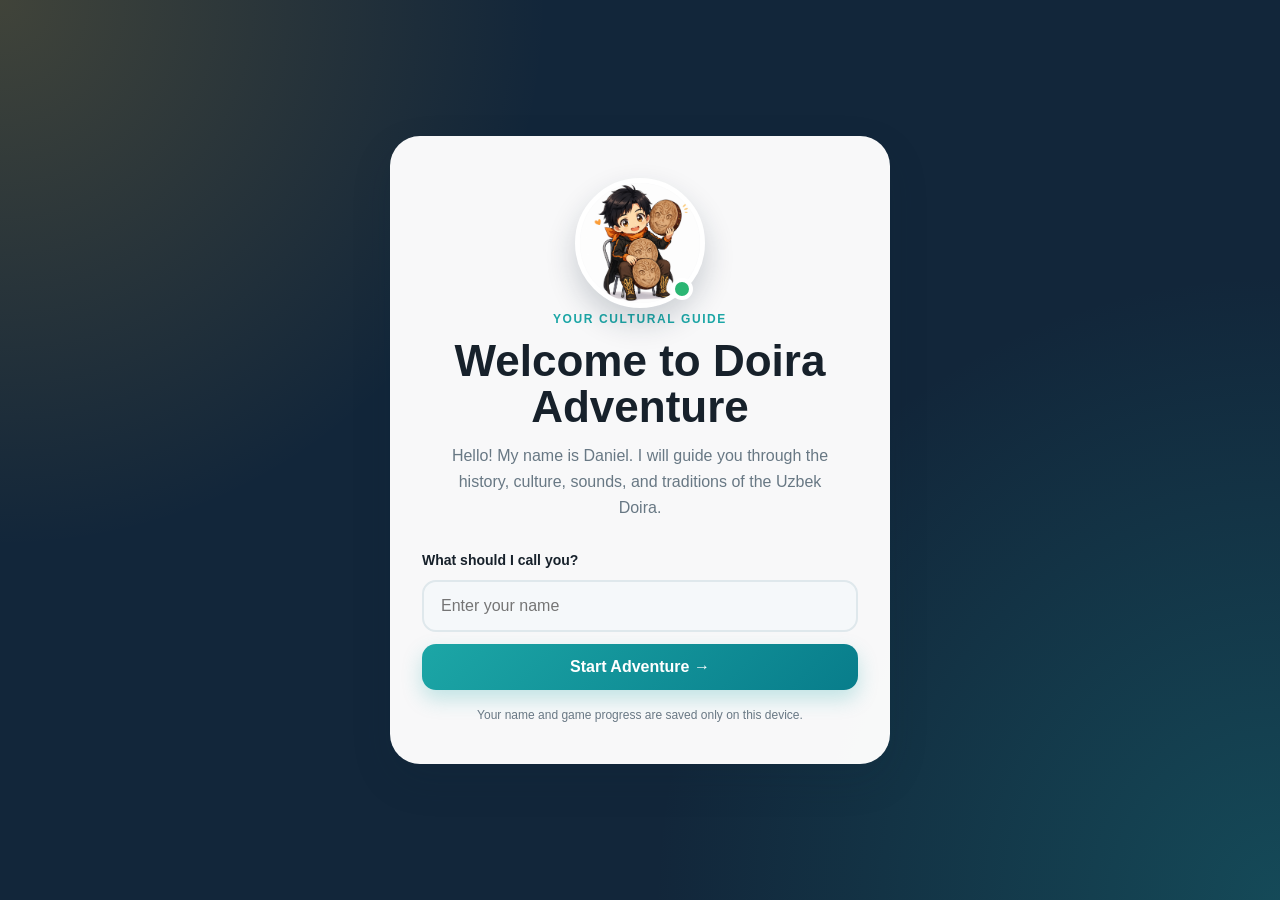
<file: index.html>
<!DOCTYPE html>
<html lang="en">
<head>
    <meta charset="UTF-8">

    <meta
        name="viewport"
        content="width=device-width, initial-scale=1.0"
    >

    <title>Doira Clicker</title>

    <link rel="stylesheet" href="style.css">

    <script src="https://telegram.org/js/telegram-web-app.js"></script>
</head>

<body>

<header class="app-header">

    <div class="brand-section">

        <img
            src="daniel.png"
            alt="Daniel"
            class="daniel-avatar header-avatar"
        >

        <div>
            <p class="brand-label">DANIEL PRESENTS</p>
            <h1>Doira Clicker</h1>
        </div>

    </div>

    <button
        class="profile-header-button"
        id="headerProfileButton"
    >
        <span>👤</span>
        <span id="headerUsername">Player</span>
    </button>

</header>

<main class="page-container game-page-container">

    <section class="score-dashboard">

        <article class="score-card main-score-card">

            <p>Current Score</p>

            <div class="score-value">
                <span>⭐</span>
                <strong id="score">0</strong>
            </div>

        </article>

        <article class="score-card">

            <p>Current Rank</p>
            <strong id="rank">🌱 New Learner</strong>

        </article>

        <article
        class="mini-feature-card"
        data-link="chat.html"
        >
            <span>💬</span>
            <h3>Daniel Assistant</h3>
            <p>Open the full chat and ask questions about Doira.</p>
        </article>

    </section>

    <section class="progress-card">

        <div class="progress-header">

            <span id="progressRankName">
                Progress to Beginner Performer
            </span>

            <span id="progressNumbers">
                0 / 100
            </span>

        </div>

        <div class="progress-track">

            <div
                class="progress-fill"
                id="progressFill"
            ></div>

        </div>

    </section>

    <section class="doira-stage">

        <div class="stage-decoration decoration-one"></div>
        <div class="stage-decoration decoration-two"></div>

        <p class="stage-label">TAP THE INSTRUMENT</p>

        <div class="doira-wrapper">

            <div class="doira-glow"></div>

            <img
                src="doira.png"
                id="doira"
                alt="Doira musical instrument"
            >

            <div id="floatingPointsContainer"></div>

        </div>

        <h2 id="currentDoiraTitle">Classic Doira</h2>

        <p>
            Tap the Doira to earn points and hear its sound.
        </p>

    </section>

    <section class="content-card fact-section">

        <div class="daniel-fact-header">

            <img
                src="daniel.png"
                alt="Daniel"
                class="daniel-avatar fact-avatar"
            >

            <div>
                <p class="section-label">DANIEL SAYS</p>
                <h2>Did You Know?</h2>
            </div>

        </div>

        <p id="factBox" class="fact-text">
            Earn 50 points to unlock your first Doira fact.
        </p>

        <div class="fact-progress">

            <span id="factProgressText">
                0 facts unlocked
            </span>

        </div>

    </section>

    <section class="mini-features-grid">

        <article
            class="mini-feature-card"
            id="profileFeatureCard"
        >
            <span>👤</span>
            <h3>Profile</h3>
            <p>View your score, rank, and collection.</p>
        </article>

        <article
            class="mini-feature-card"
            id="collectionFeatureCard"
        >
            <span>🥁</span>
            <h3>Collection</h3>
            <p>Unlock and select new Doira designs.</p>
        </article>

    </section>

</main>

<!-- Floating chat button -->

<button
    id="chatButton"
    class="chat-button"
    aria-label="Open Daniel assistant"
>
    <img
        src="daniel.png"
        alt="Daniel assistant"
    >

    <span class="chat-notification">1</span>
</button>

<!-- Chat window -->

<section
    id="chatWindow"
    class="chat-window hidden"
>

    <header class="chat-header">

        <div class="chat-agent">

            <img
                src="daniel.png"
                alt="Daniel"
                class="daniel-avatar chat-avatar"
            >

            <div>
                <strong>Daniel</strong>
                <span>● Online cultural guide</span>
            </div>

        </div>

        <button
            id="closeChat"
            class="close-chat"
            aria-label="Close chat"
        >
            ×
        </button>

    </header>

    <div
        id="chatMessages"
        class="chat-messages"
    >

        <div class="message bot-message">
            Hello! I am Daniel 😊 You can ask me about the Doira,
            your score, unlocked facts, or your collection.
        </div>

    </div>

    <div class="quick-questions">

        <button data-question="What is Doira?">
            🥁 What is Doira?
        </button>

        <button data-question="Tell me about the history of Doira">
            📜 History
        </button>

        <button data-question="How is Doira played?">
            🎵 Playing
        </button>

        <button data-question="What is the structure of Doira?">
            🔨 Structure
        </button>

        <button data-question="Why is Doira important in Uzbek culture?">
            🇺🇿 Culture
        </button>

        <button data-question="How many points do I have?">
            ⭐ My Score
        </button>

        <button data-question="How can I unlock Golden Doira?">
            🏆 Golden Doira
        </button>

        <button data-question="How can I unlock Ancient Doira?">
            🏺 Ancient Doira
        </button>

        <button data-question="Tell me an interesting fact about Doira">
            💡 Fun Fact
        </button>

        <button data-question="How does the bonus work?">
            ✨ Bonus
        </button>

        <button data-question="What can I do in this game?">
            ❓ Help
        </button>

        <button id="startChatQuiz" type="button" data-question="/quiz">
            📝 Start Quiz
        </button>

    </div>

    <form
        id="chatForm"
        class="chat-input-area"
    >

        <input
            id="chatInput"
            type="text"
            placeholder="Ask Daniel..."
            autocomplete="off"
        >

        <button
            type="submit"
            aria-label="Send message"
        >
            ➤
        </button>

    </form>

</section>

<nav class="bottom-navigation">

    <button class="nav-button active">
        <span>🎮</span>
        Game
    </button>

    <button
        class="nav-button"
        data-link="chat.html"
    >
        <span>💬</span>
        Assistant
    </button>

    <button
        class="nav-button"
        data-link="profile.html"
    >
        <span>👤</span>
        Profile
    </button>

</nav>

<audio
    id="drumSound"
    src="drum.mp3"
    preload="auto"
></audio>

<script src="script.js"></script>

</body>
</html>
</file>
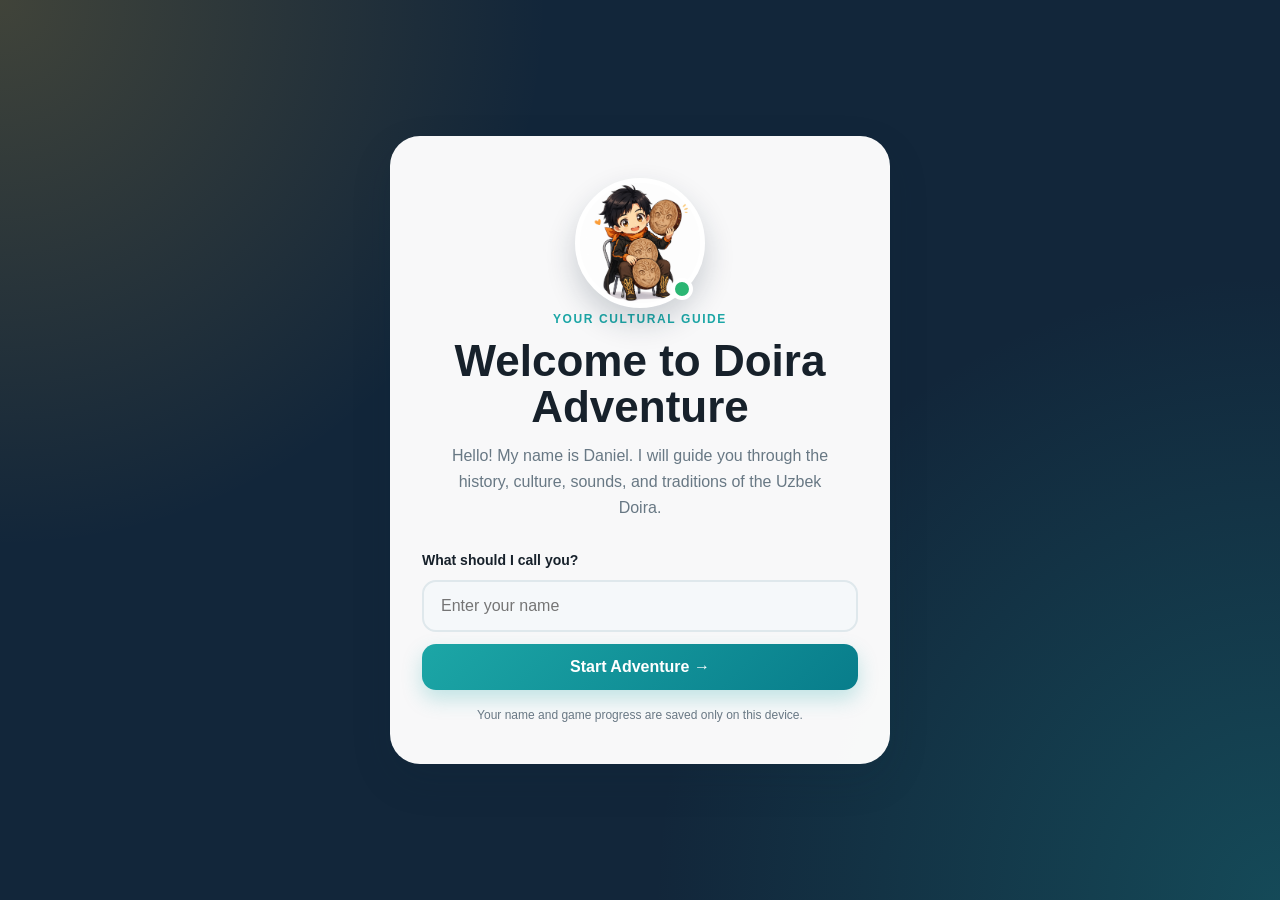
<file: chat.html>
<!DOCTYPE html>
<html lang="en">
<head>
    <meta charset="UTF-8">

    <meta
        name="viewport"
        content="width=device-width, initial-scale=1.0"
    >

    <title>Daniel Assistant — Doira Adventure</title>

    <link rel="stylesheet" href="style.css">

    <script src="https://telegram.org/js/telegram-web-app.js"></script>
</head>

<body class="assistant-page">

<header class="app-header">

    <div class="brand-section">
        <img
            src="daniel.png"
            alt="Daniel"
            class="daniel-avatar header-avatar"
        >

        <div>
            <p class="brand-label">DOIRA CULTURAL GUIDE</p>
            <h1>Daniel Assistant</h1>
        </div>
    </div>

    <button
        class="profile-header-button"
        data-link="profile.html"
    >
        <span>👤</span>
        <span id="chatHeaderUsername">Player</span>
    </button>

</header>

<main class="assistant-layout">

    <aside class="assistant-sidebar">

        <section class="assistant-profile-card">

            <div class="avatar-wrapper">
                <img
                    src="daniel.png"
                    alt="Daniel chatbot"
                    class="daniel-avatar assistant-large-avatar"
                >

                <span class="online-indicator"></span>
            </div>

            <h2>Daniel</h2>

            <p class="assistant-status">
                ● Online cultural guide
            </p>

            <p>
                I can teach you about the Doira, explain game features,
                show your progress, and start an educational quiz.
            </p>

        </section>

        <section class="assistant-player-stats">

            <article>
                <span>⭐</span>

                <div>
                    <small>Your score</small>
                    <strong id="chatPageScore">0</strong>
                </div>
            </article>

            <article>
                <span>🏆</span>

                <div>
                    <small>Your rank</small>
                    <strong id="chatPageRank">New Learner</strong>
                </div>
            </article>

            <article>
                <span>🥁</span>

                <div>
                    <small>Selected Doira</small>
                    <strong id="chatPageDoira">Classic</strong>
                </div>
            </article>

        </section>

        <section class="assistant-topic-list">

            <p class="section-label">POPULAR TOPICS</p>

            <button data-question="What is Doira?">
                🥁 What is Doira?
            </button>

            <button data-question="Tell me about the history of Doira">
                📜 History of Doira
            </button>

            <button data-question="How is Doira played?">
                🎵 Playing techniques
            </button>

            <button data-question="What is the structure of Doira?">
                🔨 Structure and materials
            </button>

            <button data-question="Why is Doira important in Uzbek culture?">
                🇺🇿 Uzbek culture
            </button>

            <button data-question="/quiz">
                📝 Start the quiz
            </button>

        </section>

    </aside>

    <section class="assistant-chat-panel">

        <header class="assistant-chat-header">

            <div class="chat-agent">

                <img
                    src="daniel.png"
                    alt="Daniel"
                    class="daniel-avatar chat-page-avatar"
                >

                <div>
                    <strong>Chat with Daniel</strong>
                    <span>Ask about Doira or your game progress</span>
                </div>

            </div>

            <button
                id="clearChatHistory"
                class="clear-chat-button"
                type="button"
                title="Clear conversation"
            >
                🗑 Clear
            </button>

        </header>

        <div
            id="chatMessages"
            class="assistant-page-messages"
        >

            <div class="message bot-message">
                Hello! I am Daniel 😊

                You can ask me about the Doira, Uzbek culture, your score,
                collection, achievements, game progress, or start a quiz.
            </div>

        </div>

        <section class="assistant-suggestions">

            <p>Suggested questions</p>

            <div class="assistant-suggestion-grid">

                <button data-question="What can you do?">
                    ❓ Your functions
                </button>

                <button data-question="How many points do I have?">
                    ⭐ My score
                </button>

                <button data-question="What is my current rank?">
                    🏆 My rank
                </button>

                <button data-question="What is my next goal?">
                    📈 Next goal
                </button>

                <button data-question="Which Doira am I using?">
                    🥁 Current Doira
                </button>

                <button data-question="What achievements can I unlock?">
                    🏅 Achievements
                </button>

                <button data-question="How can I unlock Golden Doira?">
                    ✨ Golden Doira
                </button>

                <button data-question="How can I unlock Ancient Doira?">
                    🏺 Ancient Doira
                </button>

                <button data-question="Tell me an interesting fact about Doira">
                    💡 Random fact
                </button>

                <button data-question="What creates the jingling sound?">
                    🔔 Doira sound
                </button>

                <button data-question="Where is Doira usually played?">
                    🎉 Performances
                </button>

                <button data-question="How is my progress saved?">
                    💾 Saving progress
                </button>

                <button data-question="How does the bonus work?">
                    🎁 Bonus points
                </button>

                <button type="button" data-question="/quiz">
                    📝 Start Quiz
                </button>

            </div>

        </section>

        <form
            id="chatForm"
            class="assistant-page-input"
        >

            <input
                id="chatInput"
                type="text"
                placeholder="Ask Daniel a question..."
                maxlength="300"
                autocomplete="off"
            >

            <button type="submit">
                <span>Send</span>
                <span>➤</span>
            </button>

        </form>

    </section>

</main>

<nav class="bottom-navigation">

    <button
        class="nav-button"
        data-link="index.html"
    >
        <span>🎮</span>
        Game
    </button>

    <button class="nav-button active">
        <span>💬</span>
        Assistant
    </button>

    <button
        class="nav-button"
        data-link="profile.html"
    >
        <span>👤</span>
        Profile
    </button>

</nav>

<script src="script.js"></script>

</body>
</html>
</file>
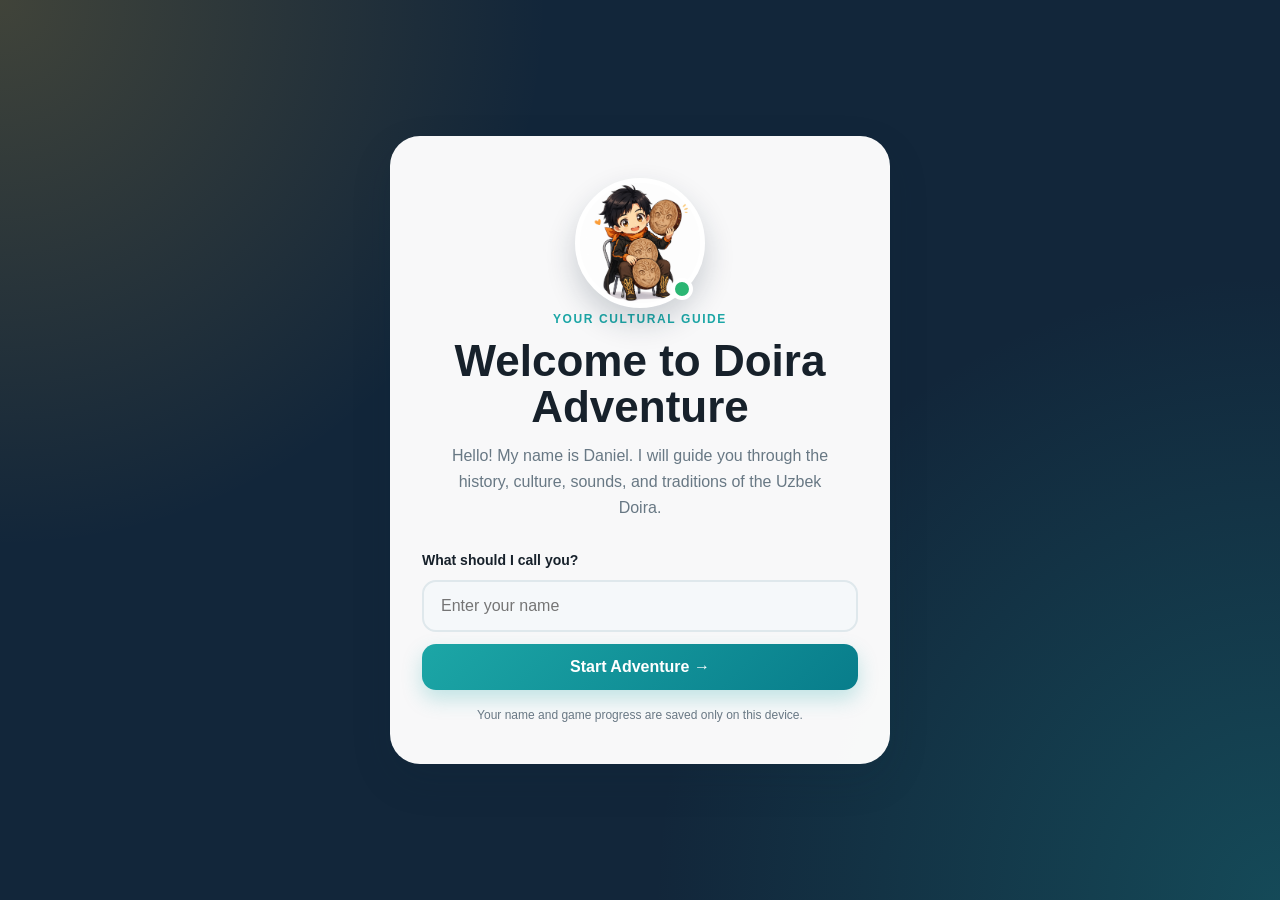
<file: login.html>
<!DOCTYPE html>
<html lang="en">
<head>
    <meta charset="UTF-8">

    <meta
        name="viewport"
        content="width=device-width, initial-scale=1.0"
    >

    <title>Daniel — Doira Adventure</title>

    <link rel="stylesheet" href="style.css">

    <script src="https://telegram.org/js/telegram-web-app.js"></script>
</head>

<body class="login-page">

<main class="login-layout">

    <section class="login-card">

        <div class="avatar-wrapper">
            <img
                src="daniel.png"
                alt="Daniel chatbot avatar"
                class="daniel-avatar large-avatar"
            >

            <span class="online-indicator"></span>
        </div>

        <p class="small-label">YOUR CULTURAL GUIDE</p>

        <h1>Welcome to Doira Adventure</h1>

        <p class="login-description">
            Hello! My name is Daniel. I will guide you through the
            history, culture, sounds, and traditions of the Uzbek Doira.
        </p>

        <form id="loginForm" class="login-form">

            <label for="username">
                What should I call you?
            </label>

            <input
                type="text"
                id="username"
                maxlength="25"
                placeholder="Enter your name"
                autocomplete="name"
                required
            >

            <button type="submit" class="primary-button full-button">
                Start Adventure
                <span>→</span>
            </button>

        </form>

        <p class="privacy-text">
            Your name and game progress are saved only on this device.
        </p>

    </section>

</main>

<script src="script.js"></script>

</body>
</html>
</file>
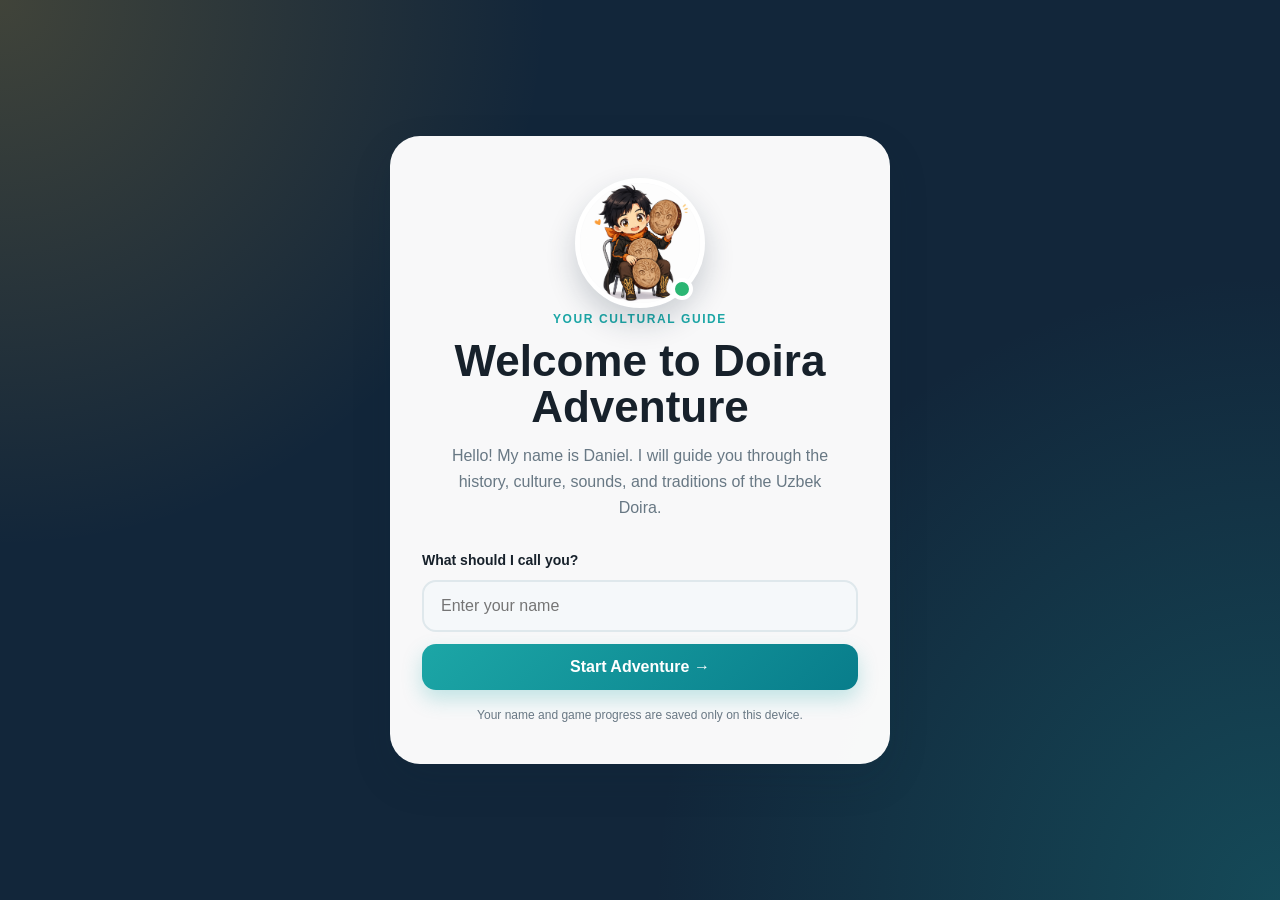
<file: profile.html>
<!DOCTYPE html>
<html lang="en">
<head>
    <meta charset="UTF-8">

    <meta
        name="viewport"
        content="width=device-width, initial-scale=1.0"
    >

    <title>Player Profile — Doira Adventure</title>

    <link rel="stylesheet" href="style.css">

    <script src="https://telegram.org/js/telegram-web-app.js"></script>
</head>

<body>

<header class="app-header">

    <div class="brand-section">

        <img
            src="daniel.png"
            alt="Daniel"
            class="daniel-avatar header-avatar"
        >

        <div>
            <p class="brand-label">DANIEL</p>
            <h1>Player Profile</h1>
        </div>

    </div>

    <button
        class="small-icon-button"
        id="logoutButton"
        title="Log out"
    >
        ↪
    </button>

</header>

<main class="page-container">

    <section class="profile-hero">

        <div class="profile-avatar">
            <span id="profileInitial">P</span>
        </div>

        <div>
            <p class="section-label">WELCOME BACK</p>
            <h2 id="profileName">Player</h2>
            <p id="profileRank">🌱 New Learner</p>
        </div>

    </section>

    <section class="statistics-grid">

        <article class="stat-card">
            <span class="stat-icon">⭐</span>

            <div>
                <p>Total Score</p>
                <strong id="profileScore">0</strong>
            </div>
        </article>

        <article class="stat-card">
            <span class="stat-icon">🥁</span>

            <div>
                <p>Current Doira</p>
                <strong id="selectedDoiraName">Classic</strong>
            </div>
        </article>

        <article class="stat-card">
            <span class="stat-icon">💡</span>

            <div>
                <p>Facts Unlocked</p>
                <strong id="factsUnlocked">0 / 5</strong>
            </div>
        </article>

        <article class="stat-card">
            <span class="stat-icon">🏆</span>

            <div>
                <p>Next Goal</p>
                <strong id="nextGoal">100 points</strong>
            </div>
        </article>

    </section>

    <section class="content-card">

        <div class="section-heading">

            <div>
                <p class="section-label">YOUR COLLECTION</p>
                <h2>Choose Your Doira</h2>
            </div>

            <span class="section-icon">🥁</span>

        </div>

        <div class="collection-grid">

            <article
                class="collection-card"
                data-doira-card="doira.png"
            >

                <div class="collection-image-wrapper">
                    <img
                        src="doira.png"
                        alt="Classic Doira"
                        class="collection-image"
                    >
                </div>

                <h3>Classic Doira</h3>
                <p>Available from the beginning.</p>

                <button
                    class="secondary-button select-doira-button"
                    data-image="doira.png"
                    data-name="Classic"
                >
                    Select
                </button>

            </article>

            <article
                class="collection-card"
                data-doira-card="doira_gold.png"
            >

                <div class="collection-image-wrapper">
                    <img
                        src="doira_gold.png"
                        alt="Golden Doira"
                        class="collection-image"
                        id="goldDoiraImage"
                    >

                    <div
                        class="lock-overlay"
                        id="goldLock"
                    >
                        🔒 100
                    </div>
                </div>

                <h3>Golden Doira</h3>
                <p>Unlock this design at 100 points.</p>

                <button
                    class="secondary-button select-doira-button"
                    id="goldDoiraButton"
                    data-image="doira_gold.png"
                    data-name="Golden"
                >
                    Select
                </button>

            </article>

            <article
                class="collection-card"
                data-doira-card="doira_ancient.png"
            >

                <div class="collection-image-wrapper">
                    <img
                        src="doira_ancient.png"
                        alt="Ancient Doira"
                        class="collection-image"
                        id="ancientDoiraImage"
                    >

                    <div
                        class="lock-overlay"
                        id="ancientLock"
                    >
                        🔒 300
                    </div>
                </div>

                <h3>Ancient Doira</h3>
                <p>Unlock this design at 300 points.</p>

                <button
                    class="secondary-button select-doira-button"
                    id="ancientDoiraButton"
                    data-image="doira_ancient.png"
                    data-name="Ancient"
                >
                    Select
                </button>

            </article>

        </div>

    </section>

    <section class="content-card">

        <div class="section-heading">

            <div>
                <p class="section-label">ACHIEVEMENTS</p>
                <h2>Your Progress</h2>
            </div>

            <span class="section-icon">🏆</span>

        </div>

        <div class="achievement-list">

            <article
                class="achievement-item"
                id="achievementFirstBeat"
            >
                <span>🥉</span>

                <div>
                    <h3>First Beat</h3>
                    <p>Reach 10 points.</p>
                </div>

                <strong class="achievement-status">Locked</strong>
            </article>

            <article
                class="achievement-item"
                id="achievementYoungMusician"
            >
                <span>🥈</span>

                <div>
                    <h3>Young Musician</h3>
                    <p>Reach 100 points.</p>
                </div>

                <strong class="achievement-status">Locked</strong>
            </article>

            <article
                class="achievement-item"
                id="achievementDoiraMaster"
            >
                <span>🥇</span>

                <div>
                    <h3>Doira Master</h3>
                    <p>Reach 500 points.</p>
                </div>

                <strong class="achievement-status">Locked</strong>
            </article>

        </div>

    </section>

    <button
        class="primary-button full-button"
        id="playFromProfile"
    >
        🎮 Continue Playing
    </button>

</main>

<nav class="bottom-navigation">

    <button
        class="nav-button"
        data-link="index.html"
    >
        <span>🎮</span>
        Game
    </button>

    <button
        class="nav-button"
        data-link="chat.html"
    >
        <span>💬</span>
        Assistant
    </button>

    <button class="nav-button active">
        <span>👤</span>
        Profile
    </button>

</nav>

<script src="script.js"></script>

</body>
</html>
</file>
<file: style.css>
:root {
    --primary-dark: #12263a;
    --secondary-dark: #19364d;
    --turquoise: #1ca6a6;
    --turquoise-light: #75d6ce;
    --gold: #e5ad39;
    --cream: #fff8e8;
    --surface: #ffffff;
    --surface-soft: #f5f8fa;
    --text-main: #17212b;
    --text-muted: #687884;
    --success: #2bb673;
    --danger: #dc5a5a;
    --border: #dfe8ec;
    --shadow: 0 16px 40px rgba(15, 39, 57, 0.13);
    --small-shadow: 0 8px 24px rgba(15, 39, 57, 0.1);
}

* {
    box-sizing: border-box;
}

html {
    scroll-behavior: smooth;
}

body {
    min-height: 100vh;
    margin: 0;
    padding-bottom: 90px;
    color: var(--text-main);
    font-family: Arial, Helvetica, sans-serif;
    background:
        radial-gradient(
            circle at top right,
            rgba(117, 214, 206, 0.25),
            transparent 35%
        ),
        linear-gradient(180deg, #f6fbfc 0%, #eef5f7 100%);
}

button,
input {
    font: inherit;
}

button {
    cursor: pointer;
}

.hidden {
    display: none !important;
}

/* Shared avatar */

.daniel-avatar {
    object-fit: cover;
    border-radius: 50%;
    background: var(--surface);
}

.header-avatar {
    width: 50px;
    height: 50px;
    border: 3px solid rgba(255, 255, 255, 0.25);
}

.fact-avatar {
    width: 56px;
    height: 56px;
    border: 3px solid var(--turquoise-light);
}

.chat-avatar {
    width: 43px;
    height: 43px;
}

/* Login */

.login-page {
    display: grid;
    place-items: center;
    padding: 24px;
    background:
        radial-gradient(
            circle at top left,
            rgba(229, 173, 57, 0.22),
            transparent 35%
        ),
        radial-gradient(
            circle at bottom right,
            rgba(28, 166, 166, 0.28),
            transparent 40%
        ),
        var(--primary-dark);
}

.login-layout {
    width: 100%;
    max-width: 500px;
}

.login-card {
    padding: 42px 32px;
    text-align: center;
    border-radius: 30px;
    background: rgba(255, 255, 255, 0.97);
    box-shadow: var(--shadow);
}

.avatar-wrapper {
    position: relative;
    display: inline-block;
}

.large-avatar {
    width: 130px;
    height: 130px;
    border: 5px solid var(--surface);
    box-shadow: 0 14px 30px rgba(18, 38, 58, 0.2);
}

.online-indicator {
    position: absolute;
    right: 12px;
    bottom: 12px;
    width: 22px;
    height: 22px;
    border: 4px solid white;
    border-radius: 50%;
    background: var(--success);
}

.small-label,
.section-label,
.brand-label,
.stage-label {
    margin: 0;
    color: var(--turquoise);
    font-size: 12px;
    font-weight: 800;
    letter-spacing: 1.6px;
}

.login-card h1 {
    margin: 12px 0;
    font-size: clamp(30px, 7vw, 44px);
    line-height: 1.05;
}

.login-description {
    margin: 0 auto 30px;
    max-width: 390px;
    color: var(--text-muted);
    font-size: 16px;
    line-height: 1.65;
}

.login-form {
    display: flex;
    flex-direction: column;
    gap: 12px;
    text-align: left;
}

.login-form label {
    font-size: 14px;
    font-weight: 700;
}

.login-form input {
    width: 100%;
    padding: 15px 17px;
    color: var(--text-main);
    border: 2px solid var(--border);
    border-radius: 14px;
    outline: none;
    background: var(--surface-soft);
    transition: 0.2s;
}

.login-form input:focus {
    border-color: var(--turquoise);
    box-shadow: 0 0 0 4px rgba(28, 166, 166, 0.13);
}

.privacy-text {
    margin: 18px 0 0;
    color: var(--text-muted);
    font-size: 12px;
}

/* Buttons */

.primary-button,
.secondary-button {
    border: none;
    border-radius: 14px;
    font-weight: 700;
    transition:
        transform 0.2s,
        box-shadow 0.2s,
        opacity 0.2s;
}

.primary-button {
    padding: 14px 20px;
    color: white;
    background:
        linear-gradient(
            135deg,
            var(--turquoise),
            #087d8b
        );
    box-shadow: 0 9px 20px rgba(28, 166, 166, 0.25);
}

.secondary-button {
    padding: 11px 16px;
    color: var(--primary-dark);
    border: 1px solid var(--border);
    background: var(--surface-soft);
}

.primary-button:hover,
.secondary-button:hover {
    transform: translateY(-2px);
}

.primary-button:active,
.secondary-button:active {
    transform: translateY(0);
}

.primary-button:disabled,
.secondary-button:disabled {
    cursor: not-allowed;
    opacity: 0.45;
    transform: none;
}

.full-button {
    width: 100%;
}

/* App header */

.app-header {
    position: sticky;
    top: 0;
    z-index: 30;
    display: flex;
    justify-content: space-between;
    align-items: center;
    min-height: 82px;
    padding: 15px 22px;
    color: white;
    background:
        linear-gradient(
            135deg,
            var(--primary-dark),
            var(--secondary-dark)
        );
    box-shadow: 0 5px 18px rgba(18, 38, 58, 0.2);
}

.brand-section {
    display: flex;
    align-items: center;
    gap: 12px;
}

.brand-section h1 {
    margin: 2px 0 0;
    font-size: 21px;
}

.brand-label {
    color: var(--turquoise-light);
    font-size: 10px;
}

.profile-header-button,
.small-icon-button {
    border: none;
    color: white;
    background: rgba(255, 255, 255, 0.11);
}

.profile-header-button {
    display: flex;
    align-items: center;
    gap: 7px;
    padding: 10px 13px;
    border-radius: 12px;
}

.small-icon-button {
    width: 42px;
    height: 42px;
    border-radius: 50%;
    font-size: 20px;
}

/* Layout */

.page-container {
    width: min(100% - 28px, 920px);
    margin: 0 auto;
    padding: 24px 0;
}

.game-page-container {
    max-width: 760px;
}

.content-card,
.progress-card,
.score-card,
.profile-hero {
    border: 1px solid rgba(223, 232, 236, 0.75);
    background: rgba(255, 255, 255, 0.95);
    box-shadow: var(--small-shadow);
}

/* Score */

.score-dashboard {
    display: grid;
    grid-template-columns: 1.15fr 1fr;
    gap: 14px;
}

.score-card {
    padding: 18px;
    border-radius: 18px;
}

.score-card p {
    margin: 0 0 8px;
    color: var(--text-muted);
    font-size: 13px;
}

.score-card strong {
    font-size: 18px;
}

.main-score-card {
    color: white;
    border: none;
    background:
        linear-gradient(
            135deg,
            var(--turquoise),
            #087d8b
        );
}

.main-score-card p {
    color: rgba(255, 255, 255, 0.75);
}

.score-value {
    display: flex;
    align-items: center;
    gap: 8px;
}

.score-value strong {
    font-size: 30px;
}

/* Progress */

.progress-card {
    margin-top: 14px;
    padding: 17px;
    border-radius: 18px;
}

.progress-header {
    display: flex;
    justify-content: space-between;
    gap: 12px;
    margin-bottom: 10px;
    font-size: 13px;
    font-weight: 700;
}

.progress-header span:last-child {
    color: var(--turquoise);
}

.progress-track {
    height: 11px;
    overflow: hidden;
    border-radius: 99px;
    background: #e7eff2;
}

.progress-fill {
    width: 0;
    height: 100%;
    border-radius: inherit;
    background:
        linear-gradient(
            90deg,
            var(--gold),
            #ffda75
        );
    transition: width 0.4s ease;
}

/* Game stage */

.doira-stage {
    position: relative;
    overflow: hidden;
    margin-top: 18px;
    padding: 36px 20px 28px;
    text-align: center;
    border-radius: 28px;
    color: white;
    background:
        linear-gradient(
            145deg,
            var(--primary-dark),
            #214d65
        );
    box-shadow: var(--shadow);
}

.stage-decoration {
    position: absolute;
    border-radius: 50%;
    background: rgba(117, 214, 206, 0.12);
}

.decoration-one {
    top: -70px;
    right: -60px;
    width: 220px;
    height: 220px;
}

.decoration-two {
    bottom: -100px;
    left: -80px;
    width: 250px;
    height: 250px;
}

.stage-label {
    position: relative;
    color: var(--gold);
}

.doira-wrapper {
    position: relative;
    z-index: 2;
    display: inline-grid;
    place-items: center;
    width: min(78vw, 330px);
    height: min(78vw, 330px);
    margin: 15px 0 8px;
}

.doira-glow {
    position: absolute;
    width: 82%;
    height: 82%;
    border-radius: 50%;
    background: rgba(229, 173, 57, 0.2);
    filter: blur(22px);
    animation: glowPulse 2s infinite alternate;
}

#doira {
    position: relative;
    z-index: 2;
    width: 88%;
    max-height: 88%;
    object-fit: contain;
    cursor: pointer;
    user-select: none;
    -webkit-tap-highlight-color: transparent;
    filter: drop-shadow(0 18px 18px rgba(0, 0, 0, 0.3));
    transition: transform 0.12s ease;
}

#doira:hover {
    transform: scale(1.025);
}

#doira.click-animation {
    transform: scale(0.89) rotate(-2deg);
}

.doira-stage h2 {
    position: relative;
    z-index: 2;
    margin: 0 0 7px;
}

.doira-stage > p:last-child {
    position: relative;
    z-index: 2;
    margin: 0;
    color: rgba(255, 255, 255, 0.72);
}

#floatingPointsContainer {
    position: absolute;
    inset: 0;
    z-index: 5;
    pointer-events: none;
}

.floating-point {
    position: absolute;
    left: 50%;
    top: 38%;
    font-size: 28px;
    font-weight: 900;
    transform: translate(-50%, -50%);
    animation: floatingScore 0.8s ease-out forwards;
}

.normal-point {
    color: white;
    text-shadow: 0 3px 10px rgba(0, 0, 0, 0.4);
}

.bonus-point {
    color: #ffd65c;
    font-size: 35px;
    text-shadow:
        0 0 12px rgba(255, 214, 92, 0.8),
        0 4px 10px rgba(0, 0, 0, 0.35);
}

/* Cards */

.content-card {
    margin-top: 18px;
    padding: 21px;
    border-radius: 22px;
}

.section-heading,
.daniel-fact-header {
    display: flex;
    justify-content: space-between;
    align-items: center;
}

.section-heading h2,
.daniel-fact-header h2 {
    margin: 3px 0 0;
    font-size: 21px;
}

.section-icon {
    font-size: 32px;
}

.daniel-fact-header {
    justify-content: flex-start;
    gap: 13px;
}

.fact-text {
    min-height: 52px;
    margin: 18px 0 11px;
    color: var(--text-main);
    font-size: 16px;
    line-height: 1.6;
}

.fact-progress {
    padding-top: 11px;
    color: var(--turquoise);
    border-top: 1px solid var(--border);
    font-size: 13px;
    font-weight: 700;
}

.mini-features-grid {
    display: grid;
    grid-template-columns: 1fr 1fr;
    gap: 14px;
    margin-top: 18px;
}

.mini-feature-card {
    padding: 20px;
    border-radius: 20px;
    border: 1px solid var(--border);
    background: white;
    box-shadow: var(--small-shadow);
    cursor: pointer;
    transition: 0.2s;
}

.mini-feature-card:hover {
    transform: translateY(-3px);
}

.mini-feature-card span {
    font-size: 30px;
}

.mini-feature-card h3 {
    margin: 10px 0 6px;
}

.mini-feature-card p {
    margin: 0;
    color: var(--text-muted);
    font-size: 13px;
    line-height: 1.45;
}

/* Profile */

.profile-hero {
    display: flex;
    align-items: center;
    gap: 18px;
    padding: 23px;
    border-radius: 22px;
}

.profile-avatar {
    display: grid;
    place-items: center;
    width: 72px;
    height: 72px;
    flex-shrink: 0;
    color: white;
    border-radius: 50%;
    background:
        linear-gradient(
            135deg,
            var(--turquoise),
            var(--primary-dark)
        );
    font-size: 29px;
    font-weight: 800;
}

.profile-hero h2 {
    margin: 4px 0;
}

.profile-hero p:last-child {
    margin: 0;
    color: var(--text-muted);
}

.statistics-grid {
    display: grid;
    grid-template-columns: repeat(2, 1fr);
    gap: 14px;
    margin-top: 18px;
}

.stat-card {
    display: flex;
    align-items: center;
    gap: 13px;
    padding: 17px;
    border-radius: 18px;
    border: 1px solid var(--border);
    background: white;
    box-shadow: var(--small-shadow);
}

.stat-icon {
    font-size: 29px;
}

.stat-card p {
    margin: 0 0 5px;
    color: var(--text-muted);
    font-size: 12px;
}

.collection-grid {
    display: grid;
    grid-template-columns: repeat(3, 1fr);
    gap: 15px;
    margin-top: 20px;
}

.collection-card {
    padding: 14px;
    text-align: center;
    border: 2px solid transparent;
    border-radius: 18px;
    background: var(--surface-soft);
    transition: 0.2s;
}

.collection-card.selected {
    border-color: var(--turquoise);
    box-shadow: 0 0 0 4px rgba(28, 166, 166, 0.1);
}

.collection-image-wrapper {
    position: relative;
    display: grid;
    place-items: center;
    min-height: 145px;
    border-radius: 14px;
    background: white;
}

.collection-image {
    width: 120px;
    height: 120px;
    object-fit: contain;
}

.collection-image.locked-image {
    opacity: 0.3;
    filter: grayscale(1);
}

.lock-overlay {
    position: absolute;
    display: grid;
    place-items: center;
    inset: 0;
    color: white;
    border-radius: 14px;
    background: rgba(18, 38, 58, 0.65);
    font-weight: 800;
}

.collection-card h3 {
    margin: 13px 0 5px;
}

.collection-card p {
    min-height: 34px;
    margin: 0 0 12px;
    color: var(--text-muted);
    font-size: 12px;
}

.achievement-list {
    display: flex;
    flex-direction: column;
    gap: 11px;
    margin-top: 18px;
}

.achievement-item {
    display: grid;
    grid-template-columns: auto 1fr auto;
    align-items: center;
    gap: 13px;
    padding: 14px;
    border-radius: 15px;
    background: var(--surface-soft);
    opacity: 0.58;
}

.achievement-item.unlocked {
    opacity: 1;
    background: rgba(43, 182, 115, 0.09);
}

.achievement-item > span {
    font-size: 28px;
}

.achievement-item h3,
.achievement-item p {
    margin: 0;
}

.achievement-item p {
    margin-top: 3px;
    color: var(--text-muted);
    font-size: 12px;
}

.achievement-status {
    color: var(--text-muted);
    font-size: 12px;
}

.achievement-item.unlocked .achievement-status {
    color: var(--success);
}

/* Bottom navigation */

.bottom-navigation {
    position: fixed;
    left: 50%;
    bottom: 13px;
    z-index: 40;
    display: flex;
    gap: 6px;
    width: min(calc(100% - 26px), 430px);
    padding: 7px;
    border: 1px solid rgba(223, 232, 236, 0.8);
    border-radius: 20px;
    background: rgba(255, 255, 255, 0.94);
    box-shadow: var(--shadow);
    backdrop-filter: blur(12px);
    transform: translateX(-50%);
}

.nav-button {
    display: flex;
    flex: 1;
    flex-direction: column;
    align-items: center;
    gap: 3px;
    padding: 9px;
    color: var(--text-muted);
    border: none;
    border-radius: 14px;
    background: transparent;
    font-size: 11px;
    font-weight: 700;
}

.nav-button span {
    font-size: 20px;
}

.nav-button.active {
    color: white;
    background: var(--primary-dark);
}

/* Chat */

.chat-button {
    position: fixed;
    right: 18px;
    bottom: 93px;
    z-index: 70;
    display: grid;
    place-items: center;
    width: 63px;
    height: 63px;
    padding: 0;
    border: 4px solid white;
    border-radius: 50%;
    background: var(--turquoise);
    box-shadow: 0 12px 25px rgba(18, 38, 58, 0.25);
}

.chat-button img {
    width: 100%;
    height: 100%;
    border-radius: inherit;
    object-fit: cover;
}

.chat-notification {
    position: absolute;
    top: -4px;
    right: -3px;
    display: grid;
    place-items: center;
    width: 21px;
    height: 21px;
    color: white;
    border: 2px solid white;
    border-radius: 50%;
    background: var(--danger);
    font-size: 11px;
    font-weight: 800;
}

.chat-window {
    position: fixed;
    right: 18px;
    bottom: 166px;
    z-index: 80;
    display: flex;
    flex-direction: column;
    width: min(370px, calc(100% - 28px));
    height: min(570px, calc(100vh - 200px));
    overflow: hidden;
    border: 1px solid var(--border);
    border-radius: 24px;
    background: white;
    box-shadow: 0 24px 60px rgba(18, 38, 58, 0.32);
}

.chat-header {
    display: flex;
    justify-content: space-between;
    align-items: center;
    padding: 13px 15px;
    color: white;
    background:
        linear-gradient(
            135deg,
            var(--primary-dark),
            var(--secondary-dark)
        );
}

.chat-agent {
    display: flex;
    align-items: center;
    gap: 10px;
}

.chat-agent strong,
.chat-agent span {
    display: block;
}

.chat-agent span {
    margin-top: 3px;
    color: var(--turquoise-light);
    font-size: 11px;
}

.close-chat {
    padding: 2px 8px;
    color: white;
    border: none;
    background: transparent;
    font-size: 29px;
}

.chat-messages {
    flex: 1;
    padding: 14px;
    overflow-y: auto;
    background: #f1f6f8;
}

.message {
    width: fit-content;
    max-width: 84%;
    margin-bottom: 10px;
    padding: 10px 12px;
    border-radius: 14px;
    line-height: 1.45;
    word-break: break-word;
}

.bot-message {
    border-bottom-left-radius: 4px;
    background: white;
    box-shadow: 0 3px 10px rgba(18, 38, 58, 0.07);
}

.user-message {
    margin-left: auto;
    color: white;
    border-bottom-right-radius: 4px;
    background: var(--turquoise);
}

.quick-questions {
    display: flex;
    gap: 7px;
    padding: 9px;
    overflow-x: auto;
    border-top: 1px solid var(--border);
    background: white;
}

.quick-questions button {
    flex-shrink: 0;
    padding: 7px 10px;
    color: var(--primary-dark);
    border: 1px solid var(--border);
    border-radius: 99px;
    background: var(--surface-soft);
    font-size: 11px;
}

.chat-input-area {
    display: flex;
    gap: 8px;
    padding: 10px;
    border-top: 1px solid var(--border);
    background: white;
}

.chat-input-area input {
    flex: 1;
    min-width: 0;
    padding: 11px 12px;
    border: 1px solid var(--border);
    border-radius: 12px;
    outline: none;
}

.chat-input-area input:focus {
    border-color: var(--turquoise);
}

.chat-input-area button {
    width: 44px;
    color: white;
    border: none;
    border-radius: 12px;
    background: var(--turquoise);
}

/* Animations */

@keyframes glowPulse {
    from {
        transform: scale(0.92);
        opacity: 0.6;
    }

    to {
        transform: scale(1.08);
        opacity: 1;
    }
}

@keyframes floatingScore {
    0% {
        opacity: 1;
        transform: translate(-50%, -30%) scale(0.75);
    }

    40% {
        transform: translate(-50%, -80%) scale(1.18);
    }

    100% {
        opacity: 0;
        transform: translate(-50%, -170%) scale(1);
    }
}

@media (max-width: 700px) {
    .collection-grid {
        grid-template-columns: 1fr;
    }

    .collection-image-wrapper {
        min-height: 170px;
    }

    .statistics-grid {
        grid-template-columns: 1fr 1fr;
    }
}

@media (max-width: 520px) {
    .app-header {
        padding: 13px 15px;
    }

    .header-avatar {
        width: 44px;
        height: 44px;
    }

    .brand-section h1 {
        font-size: 17px;
    }

    .profile-header-button {
        max-width: 115px;
    }

    .profile-header-button span:last-child {
        overflow: hidden;
        text-overflow: ellipsis;
        white-space: nowrap;
    }

    .score-dashboard,
    .mini-features-grid {
        grid-template-columns: 1fr;
    }

    .statistics-grid {
        grid-template-columns: 1fr;
    }

    .progress-header {
        flex-direction: column;
    }

    .login-card {
        padding: 35px 21px;
    }

    .large-avatar {
        width: 110px;
        height: 110px;
    }

    .chat-window {
        right: 10px;
        bottom: 158px;
        width: calc(100% - 20px);
        height: min(560px, calc(100vh - 180px));
    }

    .chat-button {
        right: 14px;
    }
}

.quiz-message {
    width: 100%;
    max-width: 100%;
}

.quiz-question-title {
    margin: 0 0 6px;
    color: var(--turquoise);
    font-size: 12px;
    font-weight: 800;
    text-transform: uppercase;
}

.quiz-question-text {
    margin: 0 0 12px;
    font-weight: 700;
    line-height: 1.45;
}

.chat-quiz-options {
    display: flex;
    flex-direction: column;
    gap: 7px;
}

.chat-quiz-options button {
    width: 100%;
    padding: 10px;
    text-align: left;
    color: var(--text-main);
    border: 1px solid var(--border);
    border-radius: 10px;
    background: var(--surface-soft);
    transition: 0.2s;
}

.chat-quiz-options button:hover:not(:disabled) {
    border-color: var(--turquoise);
    background: rgba(28, 166, 166, 0.08);
}

.chat-quiz-options button:disabled {
    cursor: default;
}

.chat-quiz-options button.correct-answer {
    color: #176b47;
    border-color: var(--success);
    background: rgba(43, 182, 115, 0.16);
}

.chat-quiz-options button.wrong-answer {
    color: #932f2f;
    border-color: var(--danger);
    background: rgba(220, 90, 90, 0.15);
}

/* Full Daniel assistant page */

.assistant-page {
    padding-bottom: 95px;
    overflow-x: hidden;
}

.assistant-layout {
    display: grid;
    grid-template-columns: 300px minmax(0, 1fr);
    gap: 20px;
    width: min(calc(100% - 30px), 1200px);
    height: calc(100vh - 192px);
    min-height: 650px;
    margin: 20px auto;
}

.assistant-sidebar,
.assistant-chat-panel {
    border: 1px solid var(--border);
    background: rgba(255, 255, 255, 0.96);
    box-shadow: var(--shadow);
}

.assistant-sidebar {
    overflow-y: auto;
    padding: 20px;
    border-radius: 24px;
}

.assistant-profile-card {
    padding-bottom: 20px;
    text-align: center;
    border-bottom: 1px solid var(--border);
}

.assistant-large-avatar {
    width: 105px;
    height: 105px;
    border: 4px solid white;
    box-shadow: var(--small-shadow);
}

.assistant-profile-card h2 {
    margin: 12px 0 4px;
}

.assistant-profile-card > p:last-child {
    margin: 13px 0 0;
    color: var(--text-muted);
    font-size: 13px;
    line-height: 1.55;
}

.assistant-status {
    margin: 0;
    color: var(--success);
    font-size: 12px;
    font-weight: 700;
}

.assistant-player-stats {
    display: flex;
    flex-direction: column;
    gap: 9px;
    margin: 18px 0;
}

.assistant-player-stats article {
    display: flex;
    align-items: center;
    gap: 11px;
    padding: 12px;
    border-radius: 14px;
    background: var(--surface-soft);
}

.assistant-player-stats article > span {
    font-size: 25px;
}

.assistant-player-stats small,
.assistant-player-stats strong {
    display: block;
    text-align: left;
}

.assistant-player-stats small {
    margin-bottom: 3px;
    color: var(--text-muted);
    font-size: 10px;
}

.assistant-player-stats strong {
    font-size: 13px;
}

.assistant-topic-list {
    display: flex;
    flex-direction: column;
    gap: 8px;
}

.assistant-topic-list .section-label {
    margin-bottom: 4px;
}

.assistant-topic-list button {
    width: 100%;
    padding: 11px 12px;
    text-align: left;
    color: var(--text-main);
    border: 1px solid var(--border);
    border-radius: 12px;
    background: white;
    transition: 0.2s;
}

.assistant-topic-list button:hover {
    color: var(--turquoise);
    border-color: var(--turquoise);
    background: rgba(28, 166, 166, 0.07);
    transform: translateX(3px);
}

.assistant-chat-panel {
    display: flex;
    min-width: 0;
    overflow: hidden;
    flex-direction: column;
    border-radius: 24px;
}

.assistant-chat-header {
    display: flex;
    justify-content: space-between;
    align-items: center;
    padding: 14px 18px;
    color: white;
    background:
        linear-gradient(
            135deg,
            var(--primary-dark),
            var(--secondary-dark)
        );
}

.chat-page-avatar {
    width: 48px;
    height: 48px;
    border: 2px solid rgba(255, 255, 255, 0.3);
}

.clear-chat-button {
    padding: 9px 12px;
    color: white;
    border: 1px solid rgba(255, 255, 255, 0.2);
    border-radius: 11px;
    background: rgba(255, 255, 255, 0.1);
}

.clear-chat-button:hover {
    background: rgba(255, 255, 255, 0.2);
}

.assistant-page-messages {
    flex: 1;
    min-height: 250px;
    padding: 22px;
    overflow-y: auto;
    background:
        radial-gradient(
            circle at top right,
            rgba(117, 214, 206, 0.13),
            transparent 34%
        ),
        #f1f6f8;
}

.assistant-page-messages .message {
    max-width: min(78%, 680px);
    padding: 13px 15px;
    font-size: 15px;
    line-height: 1.55;
}

.assistant-page-messages .bot-message {
    border-left: 3px solid var(--turquoise);
}

.assistant-page-messages .user-message {
    border-right: 3px solid var(--gold);
}

.chat-typing-indicator {
    display: flex;
    align-items: center;
    gap: 5px;
    width: fit-content;
    padding: 13px 16px;
    border-radius: 14px;
    border-bottom-left-radius: 4px;
    background: white;
    box-shadow: 0 3px 10px rgba(18, 38, 58, 0.07);
}

.chat-typing-indicator span {
    width: 7px;
    height: 7px;
    border-radius: 50%;
    background: var(--turquoise);
    animation: typingDot 1s infinite ease-in-out;
}

.chat-typing-indicator span:nth-child(2) {
    animation-delay: 0.15s;
}

.chat-typing-indicator span:nth-child(3) {
    animation-delay: 0.3s;
}

.assistant-suggestions {
    padding: 12px 16px;
    border-top: 1px solid var(--border);
    background: white;
}

.assistant-suggestions > p {
    margin: 0 0 8px;
    color: var(--text-muted);
    font-size: 11px;
    font-weight: 700;
    text-transform: uppercase;
}

.assistant-suggestion-grid {
    display: flex;
    gap: 7px;
    overflow-x: auto;
    padding-bottom: 3px;
}

.assistant-suggestion-grid button {
    flex-shrink: 0;
    padding: 8px 11px;
    color: var(--primary-dark);
    border: 1px solid var(--border);
    border-radius: 99px;
    background: var(--surface-soft);
    font-size: 12px;
    transition: 0.2s;
}

.assistant-suggestion-grid button:hover {
    color: white;
    border-color: var(--turquoise);
    background: var(--turquoise);
}

.assistant-page-input {
    display: flex;
    gap: 10px;
    padding: 14px 16px;
    border-top: 1px solid var(--border);
    background: white;
}

.assistant-page-input input {
    flex: 1;
    min-width: 0;
    padding: 14px 16px;
    color: var(--text-main);
    border: 2px solid var(--border);
    border-radius: 14px;
    outline: none;
    background: var(--surface-soft);
}

.assistant-page-input input:focus {
    border-color: var(--turquoise);
    box-shadow: 0 0 0 4px rgba(28, 166, 166, 0.1);
}

.assistant-page-input button {
    display: flex;
    align-items: center;
    gap: 7px;
    padding: 12px 18px;
    color: white;
    border: none;
    border-radius: 14px;
    background:
        linear-gradient(
            135deg,
            var(--turquoise),
            #087d8b
        );
    font-weight: 700;
}

@keyframes typingDot {
    0%,
    60%,
    100% {
        transform: translateY(0);
        opacity: 0.45;
    }

    30% {
        transform: translateY(-5px);
        opacity: 1;
    }
}

@media (max-width: 850px) {
    .assistant-layout {
        display: block;
        height: auto;
        min-height: 0;
    }

    .assistant-sidebar {
        margin-bottom: 16px;
    }

    .assistant-profile-card {
        display: grid;
        grid-template-columns: auto 1fr;
        column-gap: 16px;
        text-align: left;
    }

    .assistant-profile-card .avatar-wrapper {
        grid-row: span 3;
    }

    .assistant-profile-card > p:last-child {
        grid-column: 1 / -1;
    }

    .assistant-player-stats {
        display: grid;
        grid-template-columns: repeat(3, 1fr);
    }

    .assistant-topic-list {
        display: grid;
        grid-template-columns: repeat(2, 1fr);
    }

    .assistant-chat-panel {
        height: 680px;
    }
}

@media (max-width: 560px) {
    .assistant-layout {
        width: min(calc(100% - 18px), 1200px);
        margin: 10px auto;
    }

    .assistant-sidebar {
        padding: 15px;
        border-radius: 18px;
    }

    .assistant-large-avatar {
        width: 75px;
        height: 75px;
    }

    .assistant-player-stats {
        grid-template-columns: 1fr;
    }

    .assistant-topic-list {
        grid-template-columns: 1fr;
    }

    .assistant-chat-panel {
        height: calc(100vh - 185px);
        min-height: 580px;
        border-radius: 18px;
    }

    .assistant-page-messages {
        padding: 14px;
    }

    .assistant-page-messages .message {
        max-width: 90%;
        font-size: 14px;
    }

    .assistant-page-input button span:first-child {
        display: none;
    }

    .assistant-page-input button {
        width: 50px;
        justify-content: center;
        padding: 12px;
    }

    .clear-chat-button {
        font-size: 0;
    }

    .clear-chat-button::after {
        content: "🗑";
        font-size: 17px;
    }
}


/* Chat quiz */

.quiz-message {
    width: 100%;
    max-width: min(100%, 680px) !important;
}

.quiz-question-title {
    margin: 0 0 7px;
    color: var(--turquoise);
    font-size: 12px;
    font-weight: 800;
    letter-spacing: 0.8px;
    text-transform: uppercase;
}

.quiz-question-text {
    margin: 0 0 13px;
    font-size: 15px;
    font-weight: 700;
    line-height: 1.5;
}

.chat-quiz-options {
    display: flex;
    flex-direction: column;
    gap: 8px;
}

.chat-quiz-options button {
    width: 100%;
    padding: 11px 13px;
    text-align: left;
    color: var(--text-main);
    border: 1px solid var(--border);
    border-radius: 11px;
    background: var(--surface-soft);
    transition:
        border-color 0.2s,
        background 0.2s,
        transform 0.2s;
}

.chat-quiz-options button:hover:not(:disabled) {
    border-color: var(--turquoise);
    background: rgba(28, 166, 166, 0.08);
    transform: translateX(3px);
}

.chat-quiz-options button:disabled {
    cursor: default;
}

.chat-quiz-options button.correct-answer {
    color: #176b47;
    border-color: var(--success);
    background: rgba(43, 182, 115, 0.16);
}

.chat-quiz-options button.wrong-answer {
    color: #932f2f;
    border-color: var(--danger);
    background: rgba(220, 90, 90, 0.15);
}

.quiz-restart-message {
    padding: 8px;
}

.quiz-restart-button {
    width: 100%;
    padding: 11px 15px;
    color: white;
    border: none;
    border-radius: 11px;
    background:
        linear-gradient(
            135deg,
            var(--turquoise),
            #087d8b
        );
    font-weight: 700;
}
</file>
